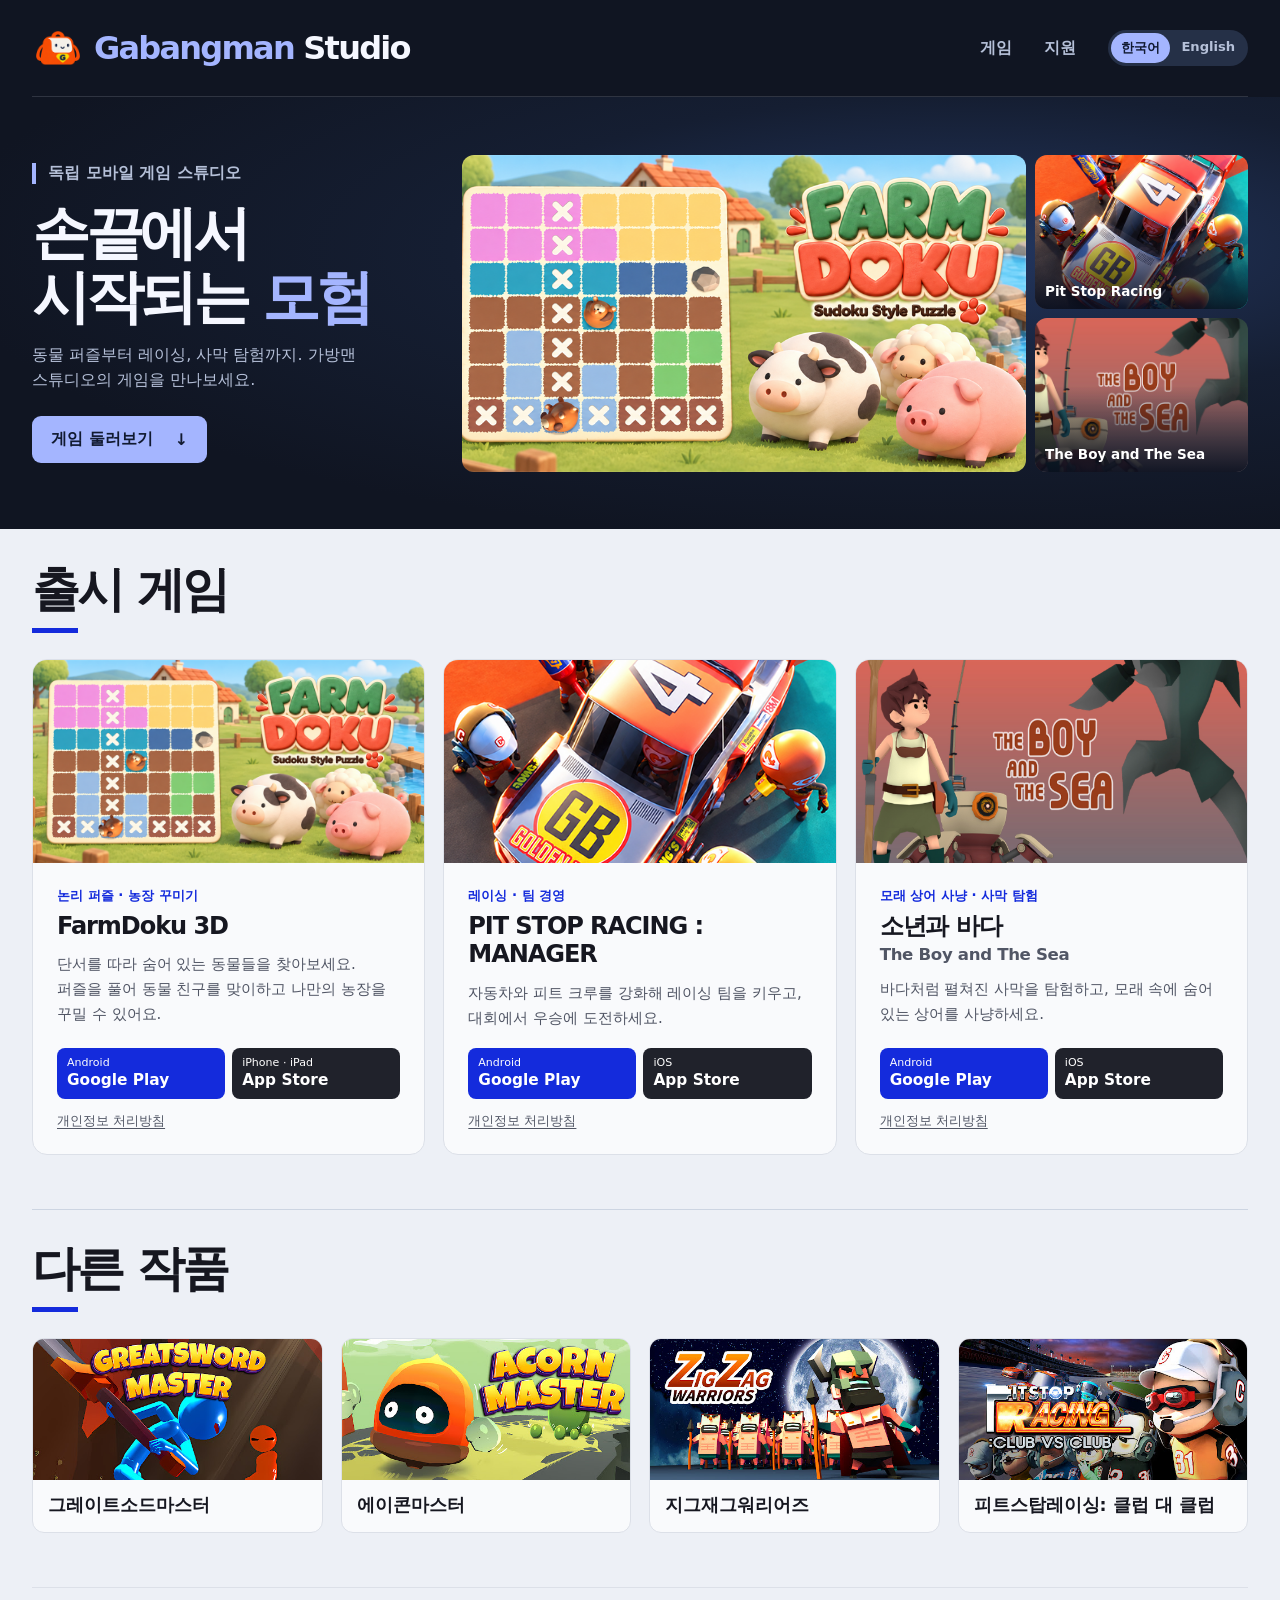
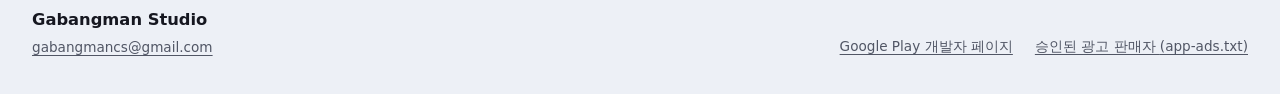
<file: index.html>
<!doctype html>
<html lang="ko">
<head>
  <meta charset="utf-8">
  <meta name="viewport" content="width=device-width, initial-scale=1">
  <meta name="description" content="가방맨 스튜디오의 모바일 게임을 만나보세요. FarmDoku 3D, 피트스탑레이싱: 매니저, 소년과 바다.">
  <meta name="theme-color" content="#101522">
  <meta property="og:title" content="Gabangman Studio">
  <meta property="og:description" content="손끝에서 시작되는 모험. 가방맨 스튜디오의 모바일 게임을 만나보세요.">
  <meta property="og:url" content="https://gabangman.github.io/">
  <meta property="og:image" content="https://gabangman.github.io/images/farmdoku.png">
  <link rel="alternate" hreflang="ko" href="https://gabangman.github.io/">
  <link rel="alternate" hreflang="en" href="https://gabangman.github.io/en/">
  <title>Gabangman Studio</title>
  <link rel="icon" type="image/png" sizes="32x32" href="/images/studio-shortcut-32.png">
  <link rel="manifest" href="/site.webmanifest">
  <link rel="stylesheet" href="styles.css">
</head>
<body>
  <a class="skip" href="#main">본문 바로가기</a>
  <div class="header-band">
    <header class="shell site-header">
      <a class="wordmark" href="./">
        <img class="brand-icon" src="images/gabangman-studio-icon.png" width="256" height="256" alt="">
        <span class="brand-name"><span>Gabangman</span> Studio</span>
      </a>
      <div class="header-actions">
        <nav class="site-nav" aria-label="주 메뉴">
          <a href="#games">게임</a>
          <a href="#support">지원</a>
        </nav>
        <nav class="language" aria-label="언어">
          <a href="./" hreflang="ko" lang="ko" aria-current="page">한국어</a>
          <a href="en/" hreflang="en" lang="en">English</a>
        </nav>
      </div>
    </header>
  </div>
  <main id="main">
    <section class="hero-band" aria-labelledby="hero-title">
      <div class="shell hero">
        <div class="hero-copy">
          <p class="eyebrow">독립 모바일 게임 스튜디오</p>
          <h1 id="hero-title">손끝에서<br>시작되는 <em>모험</em></h1>
          <p class="hero-description">동물 퍼즐부터 레이싱, 사막 탐험까지. 가방맨 스튜디오의 게임을 만나보세요.</p>
          <a class="primary" href="#games">게임 둘러보기 <span aria-hidden="true">↓</span></a>
        </div>
        <div class="hero-gallery">
          <a class="hero-feature" href="#farmdoku" aria-label="FarmDoku 3D">
            <img class="hero-art" src="images/farmdoku.png" width="1024" height="500" fetchpriority="high" alt="알록달록한 퍼즐판과 둥근 동물들이 있는 FarmDoku 3D 농장">
          </a>
          <a class="hero-tile" href="#pit-stop-racing" aria-label="Pit Stop Racing: Manager">
            <img class="racing" src="images/pit-stop-racing.png" width="512" height="512" alt="">
            <span>Pit Stop Racing</span>
          </a>
          <a class="hero-tile" href="#the-boy-and-the-sea" aria-label="The Boy and The Sea">
            <img class="sea" src="images/the-boy-and-the-sea.png" width="1321" height="652" alt="">
            <span>The Boy and The Sea</span>
          </a>
        </div>
      </div>
    </section>
    <section class="shell games" id="games" aria-labelledby="games-title">
      <h2 id="games-title">출시 게임</h2>
      <div class="game-grid">
        <article class="game" id="farmdoku">
          <img class="game-art farm" src="images/farmdoku.png" width="1024" height="500" loading="lazy" alt="FarmDoku 3D의 동물 찾기 퍼즐과 농장">
          <div class="game-copy">
            <p class="genre">논리 퍼즐 · 농장 꾸미기</p>
            <h3>FarmDoku 3D</h3>
            <p class="description">단서를 따라 숨어 있는 동물들을 찾아보세요. 퍼즐을 풀어 동물 친구를 맞이하고 나만의 농장을 꾸밀 수 있어요.</p>
            <div class="stores" aria-label="FarmDoku 3D 다운로드">
              <a class="store play" href="https://play.google.com/store/apps/details?id=com.gabangmanstudio.farmdoku" aria-label="FarmDoku 3D Google Play"><small>Android</small><strong>Google Play</strong></a>
              <a class="store apple" href="https://apps.apple.com/app/id6829383955" aria-label="FarmDoku 3D App Store"><small>iPhone · iPad</small><strong>App Store</strong></a>
            </div>
            <a class="policy" href="https://sites.google.com/view/farmdoku-privacy-policy">개인정보 처리방침</a>
          </div>
        </article>
        <article class="game" id="pit-stop-racing">
          <img class="game-art racing" src="images/pit-stop-racing.png" width="512" height="512" loading="lazy" alt="피트스탑레이싱 영문 스토어 대표 이미지의 경주차와 피트 크루">
          <div class="game-copy">
            <p class="genre">레이싱 · 팀 경영</p>
            <h3>PIT STOP RACING : MANAGER</h3>
            <p class="description">자동차와 피트 크루를 강화해 레이싱 팀을 키우고, 대회에서 우승에 도전하세요.</p>
            <div class="stores" aria-label="피트스탑레이싱 다운로드">
              <a class="store play" href="https://play.google.com/store/apps/details?id=com.gabangmanstudio.psrmanager" aria-label="피트스탑레이싱 Google Play"><small>Android</small><strong>Google Play</strong></a>
              <a class="store apple" href="https://apps.apple.com/app/id1246080229" aria-label="피트스탑레이싱 App Store"><small>iOS</small><strong>App Store</strong></a>
            </div>
            <a class="policy" href="https://sites.google.com/view/psr-manager-privacy">개인정보 처리방침</a>
          </div>
        </article>
        <article class="game" id="the-boy-and-the-sea">
          <img class="game-art sea" src="images/the-boy-and-the-sea.png" width="1321" height="652" loading="lazy" alt="영문 제목과 거대한 상어가 있는 The Boy and The Sea 포스터">
          <div class="game-copy">
            <p class="genre">모래 상어 사냥 · 사막 탐험</p>
            <h3>소년과 바다<span class="english-title" lang="en">The Boy and The Sea</span></h3>
            <p class="description">바다처럼 펼쳐진 사막을 탐험하고, 모래 속에 숨어 있는 상어를 사냥하세요.</p>
            <div class="stores" aria-label="소년과 바다 다운로드">
              <a class="store play" href="https://play.google.com/store/apps/details?id=com.Gabangman.SandShark" aria-label="소년과 바다 Google Play"><small>Android</small><strong>Google Play</strong></a>
              <a class="store apple" href="https://apps.apple.com/app/id1565817531" aria-label="소년과 바다 App Store"><small>iOS</small><strong>App Store</strong></a>
            </div>
            <a class="policy" href="https://sites.google.com/view/the-boy-and-the-sea-privacy">개인정보 처리방침</a>
          </div>
        </article>
      </div>
    </section>
    <section class="shell archive" aria-labelledby="archive-title">
      <h2 id="archive-title">다른 작품</h2>
      <div class="archive-grid">
        <article class="archive-game">
          <img src="images/greatsword-master.jpg" width="512" height="250" loading="lazy" alt="">
          <h3>그레이트소드마스터</h3>
        </article>
        <article class="archive-game">
          <img src="images/acorn-master.jpg" width="512" height="250" loading="lazy" alt="">
          <h3>에이콘마스터</h3>
        </article>
        <article class="archive-game">
          <img src="images/zigzag-warriors.jpg" width="512" height="250" loading="lazy" alt="">
          <h3>지그재그워리어즈</h3>
        </article>
        <article class="archive-game">
          <img src="images/pit-stop-racing-club.jpg" width="512" height="250" loading="lazy" alt="">
          <h3>피트스탑레이싱: 클럽 대 클럽</h3>
        </article>
      </div>
    </section>
  </main>
  <footer class="shell site-footer" id="support">
    <div>
      <h2>Gabangman Studio</h2>
      <a href="mailto:gabangmancs@gmail.com">gabangmancs@gmail.com</a>
    </div>
    <nav aria-label="스튜디오 지원">
      <a href="https://play.google.com/store/apps/dev?id=7177664550778163232">Google Play 개발자 페이지</a>
      <a href="/app-ads.txt">승인된 광고 판매자 <span lang="en">(app-ads.txt)</span></a>
    </nav>
  </footer>
</body>
</html>
</file>
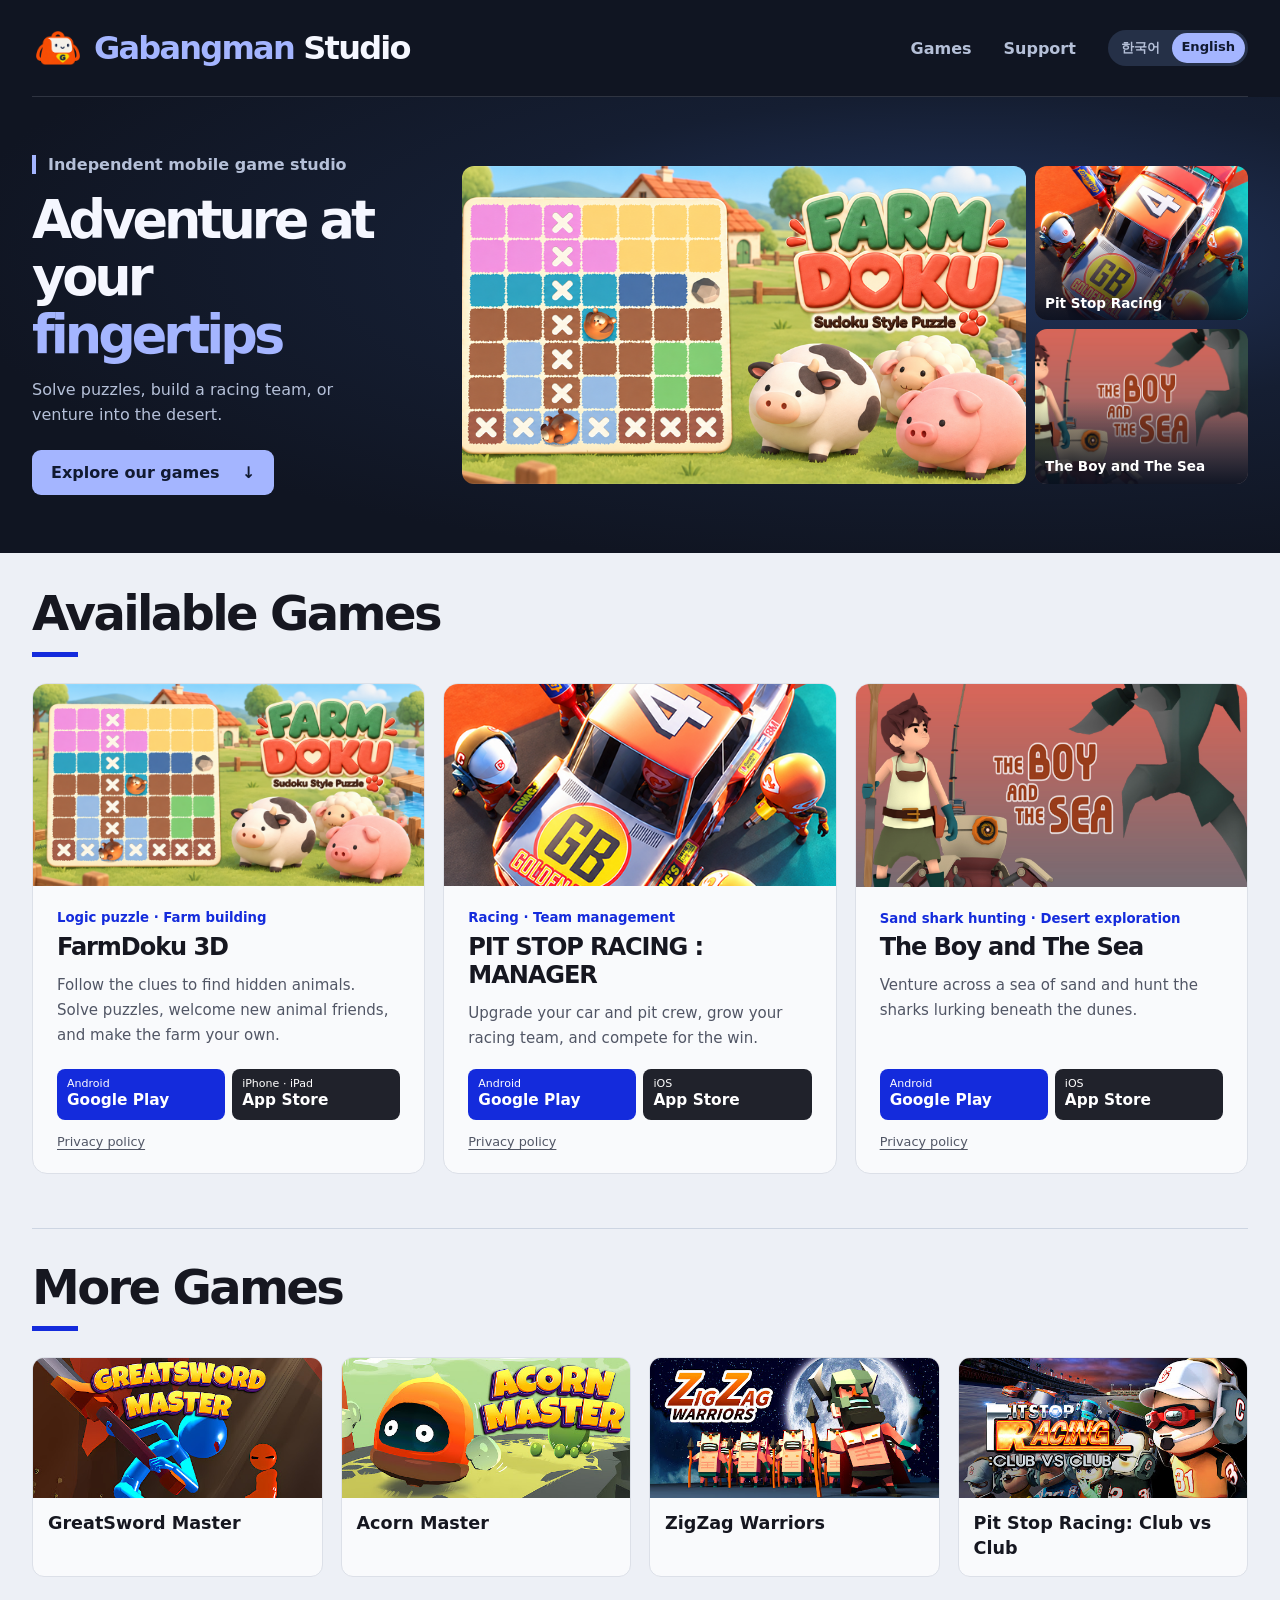
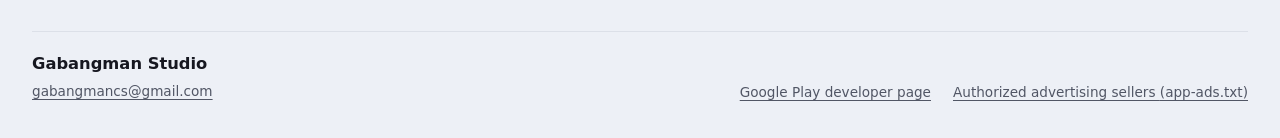
<file: en/index.html>
<!doctype html>
<html lang="en">
<head>
  <meta charset="utf-8">
  <meta name="viewport" content="width=device-width, initial-scale=1">
  <meta name="description" content="Explore Gabangman Studio games: FarmDoku 3D, Pit Stop Racing: Manager, and The Boy and The Sea.">
  <meta name="theme-color" content="#101522">
  <meta property="og:title" content="Gabangman Studio">
  <meta property="og:description" content="Adventure at your fingertips. Explore mobile games by Gabangman Studio.">
  <meta property="og:url" content="https://gabangman.github.io/en/">
  <meta property="og:image" content="https://gabangman.github.io/images/farmdoku.png">
  <link rel="alternate" hreflang="ko" href="https://gabangman.github.io/">
  <link rel="alternate" hreflang="en" href="https://gabangman.github.io/en/">
  <title>Gabangman Studio</title>
  <link rel="icon" type="image/png" sizes="32x32" href="/images/studio-shortcut-32.png">
  <link rel="manifest" href="/site.webmanifest">
  <link rel="stylesheet" href="../styles.css">
</head>
<body>
  <a class="skip" href="#main">Skip to content</a>
  <div class="header-band">
    <header class="shell site-header">
      <a class="wordmark" href="./">
        <img class="brand-icon" src="../images/gabangman-studio-icon.png" width="256" height="256" alt="">
        <span class="brand-name"><span>Gabangman</span> Studio</span>
      </a>
      <div class="header-actions">
        <nav class="site-nav" aria-label="Main navigation">
          <a href="#games">Games</a>
          <a href="#support">Support</a>
        </nav>
        <nav class="language" aria-label="Language">
          <a href="../" hreflang="ko" lang="ko">한국어</a>
          <a href="./" hreflang="en" lang="en" aria-current="page">English</a>
        </nav>
      </div>
    </header>
  </div>
  <main id="main">
    <section class="hero-band" aria-labelledby="hero-title">
      <div class="shell hero">
        <div class="hero-copy">
          <p class="eyebrow">Independent mobile game studio</p>
          <h1 id="hero-title">Adventure at<br>your <em>fingertips</em></h1>
          <p class="hero-description">Solve puzzles, build a racing team, or venture into the desert.</p>
          <a class="primary" href="#games">Explore our games <span aria-hidden="true">↓</span></a>
        </div>
        <div class="hero-gallery">
          <a class="hero-feature" href="#farmdoku" aria-label="FarmDoku 3D">
            <img class="hero-art" src="../images/farmdoku.png" width="1024" height="500" fetchpriority="high" alt="A colorful puzzle board and round animals on a FarmDoku 3D farm">
          </a>
          <a class="hero-tile" href="#pit-stop-racing" aria-label="Pit Stop Racing: Manager">
            <img class="racing" src="../images/pit-stop-racing.png" width="512" height="512" alt="">
            <span>Pit Stop Racing</span>
          </a>
          <a class="hero-tile" href="#the-boy-and-the-sea" aria-label="The Boy and The Sea">
            <img class="sea" src="../images/the-boy-and-the-sea.png" width="1321" height="652" alt="">
            <span>The Boy and The Sea</span>
          </a>
        </div>
      </div>
    </section>
    <section class="shell games" id="games" aria-labelledby="games-title">
      <h2 id="games-title">Available Games</h2>
      <div class="game-grid">
        <article class="game" id="farmdoku">
          <img class="game-art farm" src="../images/farmdoku.png" width="1024" height="500" loading="lazy" alt="FarmDoku 3D puzzle and farm artwork">
          <div class="game-copy">
            <p class="genre">Logic puzzle · Farm building</p>
            <h3>FarmDoku 3D</h3>
            <p class="description">Follow the clues to find hidden animals. Solve puzzles, welcome new animal friends, and make the farm your own.</p>
            <div class="stores" aria-label="Download FarmDoku 3D">
              <a class="store play" href="https://play.google.com/store/apps/details?id=com.gabangmanstudio.farmdoku" aria-label="FarmDoku 3D Google Play"><small>Android</small><strong>Google Play</strong></a>
              <a class="store apple" href="https://apps.apple.com/app/id6829383955" aria-label="FarmDoku 3D App Store"><small>iPhone · iPad</small><strong>App Store</strong></a>
            </div>
            <a class="policy" href="https://sites.google.com/view/farmdoku-privacy-policy">Privacy policy</a>
          </div>
        </article>
        <article class="game" id="pit-stop-racing">
          <img class="game-art racing" src="../images/pit-stop-racing.png" width="512" height="512" loading="lazy" alt="Race car and pit crew in the official Pit Stop Racing store artwork">
          <div class="game-copy">
            <p class="genre">Racing · Team management</p>
            <h3>PIT STOP RACING : MANAGER</h3>
            <p class="description">Upgrade your car and pit crew, grow your racing team, and compete for the win.</p>
            <div class="stores" aria-label="Download Pit Stop Racing: Manager">
              <a class="store play" href="https://play.google.com/store/apps/details?id=com.gabangmanstudio.psrmanager" aria-label="Pit Stop Racing: Manager on Google Play"><small>Android</small><strong>Google Play</strong></a>
              <a class="store apple" href="https://apps.apple.com/app/id1246080229" aria-label="Pit Stop Racing: Manager on the App Store"><small>iOS</small><strong>App Store</strong></a>
            </div>
            <a class="policy" href="https://sites.google.com/view/psr-manager-privacy">Privacy policy</a>
          </div>
        </article>
        <article class="game" id="the-boy-and-the-sea">
          <img class="game-art sea" src="../images/the-boy-and-the-sea.png" width="1321" height="652" loading="lazy" alt="English poster for The Boy and The Sea featuring a giant shark">
          <div class="game-copy">
            <p class="genre">Sand shark hunting · Desert exploration</p>
            <h3>The Boy and The Sea</h3>
            <p class="description">Venture across a sea of sand and hunt the sharks lurking beneath the dunes.</p>
            <div class="stores" aria-label="Download The Boy and The Sea">
              <a class="store play" href="https://play.google.com/store/apps/details?id=com.Gabangman.SandShark" aria-label="The Boy and The Sea on Google Play"><small>Android</small><strong>Google Play</strong></a>
              <a class="store apple" href="https://apps.apple.com/app/id1565817531" aria-label="The Boy and The Sea on the App Store"><small>iOS</small><strong>App Store</strong></a>
            </div>
            <a class="policy" href="https://sites.google.com/view/the-boy-and-the-sea-privacy">Privacy policy</a>
          </div>
        </article>
      </div>
    </section>
    <section class="shell archive" aria-labelledby="archive-title">
      <h2 id="archive-title">More Games</h2>
      <div class="archive-grid">
        <article class="archive-game">
          <img src="../images/greatsword-master.jpg" width="512" height="250" loading="lazy" alt="">
          <h3>GreatSword Master</h3>
        </article>
        <article class="archive-game">
          <img src="../images/acorn-master.jpg" width="512" height="250" loading="lazy" alt="">
          <h3>Acorn Master</h3>
        </article>
        <article class="archive-game">
          <img src="../images/zigzag-warriors.jpg" width="512" height="250" loading="lazy" alt="">
          <h3>ZigZag Warriors</h3>
        </article>
        <article class="archive-game">
          <img src="../images/pit-stop-racing-club.jpg" width="512" height="250" loading="lazy" alt="">
          <h3>Pit Stop Racing: Club vs Club</h3>
        </article>
      </div>
    </section>
  </main>
  <footer class="shell site-footer" id="support">
    <div>
      <h2>Gabangman Studio</h2>
      <a href="mailto:gabangmancs@gmail.com">gabangmancs@gmail.com</a>
    </div>
    <nav aria-label="Studio support">
      <a href="https://play.google.com/store/apps/dev?id=7177664550778163232">Google Play developer page</a>
      <a href="/app-ads.txt">Authorized advertising sellers <span lang="en">(app-ads.txt)</span></a>
    </nav>
  </footer>
</body>
</html>
</file>
<file: styles.css>
:root {
  color-scheme: light;
  --ink: #161720;
  --muted: #515665;
  --blue: #142bdc;
  --line: #dce0e8;
  font-family: "Pretendard", "Noto Sans KR", "Malgun Gothic", system-ui, sans-serif;
  color: var(--ink);
  background: #edf0f6;
  scroll-behavior: smooth;
}
*, *::before, *::after { box-sizing: border-box; }
body { margin: 0; }
a { color: inherit; }
a:focus-visible { outline: 3px solid var(--blue); outline-offset: 4px; }
img { display: block; max-width: 100%; }
.shell { width: min(100% - 64px, 1320px); margin-inline: auto; }
.skip { position: absolute; left: 12px; top: 10px; transform: translateY(-160%); background: white; padding: .7em 1em; z-index: 1; }
.skip:focus { transform: none; }
.header-band, .hero-band {
  --stage-ink: #f5f7ff;
  --stage-muted: #b5c0d8;
  --stage-accent: #a4b5ff;
  background: #101522;
  color: var(--stage-ink);
}
.hero-band {
  background: radial-gradient(ellipse at 76% 35%, #23365f 0%, #151e32 38%, #101522 75%);
}
.header-band a:focus-visible, .hero-band a:focus-visible { outline-color: var(--stage-accent); }
.site-header { display: flex; justify-content: space-between; align-items: center; gap: 18px; padding-block: 22px; border-bottom: 1px solid #e5edff24; }
.wordmark { display: inline-flex; align-items: center; gap: clamp(4px, 1vw, 10px); font-size: clamp(1.16rem, 2.5vw, 2rem); font-weight: 900; letter-spacing: -.055em; text-decoration: none; white-space: nowrap; }
.brand-name > span { color: var(--stage-accent); }
.brand-icon { display: block; width: clamp(30px, 4.3vw, 52px); height: auto; flex: none; }
.header-actions, .site-nav { display: flex; align-items: center; gap: clamp(14px, 2.5vw, 34px); }
.site-header nav a { font-weight: 800; text-decoration: none; color: var(--stage-muted); white-space: nowrap; }
.language { display: flex; gap: 2px; padding: 3px; background: #253047; border-radius: 999px; }
.language a { display: block; padding: .44em .75em; font-size: .82rem; border-radius: 999px; }
.language a[aria-current="page"] { background: var(--stage-accent); color: #111a31; }
.site-header nav a:not([aria-current]):hover { color: white; }
.policy:hover, .site-footer a:hover { color: var(--blue); }
.hero { display: grid; grid-template-columns: minmax(0, .77fr) minmax(0, 1.6fr); gap: clamp(22px, 4vw, 60px); align-items: center; padding-block: clamp(28px, 4.5vw, 64px); }
.eyebrow { border-left: 4px solid var(--stage-accent); color: var(--stage-muted); padding-left: 12px; font-size: clamp(.8rem, 1.45vw, 1rem); font-weight: 800; margin: 0 0 17px; }
h1 { font-size: clamp(2.22rem, 4.55vw, 4.5rem); line-height: 1.1; letter-spacing: -.076em; word-break: keep-all; margin: 0 0 14px; font-weight: 900; }
html[lang="en"] h1 { font-size: clamp(2.22rem, 4.1vw, 4.05rem); }
h1 em { font-style: normal; color: var(--stage-accent); }
.hero-description { margin: 0 0 23px; max-width: 34ch; color: var(--stage-muted); line-height: 1.55; word-break: keep-all; }
.primary { display: inline-flex; align-items: center; gap: 22px; padding: 13px 19px; border-radius: 9px; text-decoration: none; background: var(--stage-accent); color: #111a31; font-weight: 800; }
.primary:hover { background: #c0ccff; }
.hero-gallery { display: grid; grid-template: repeat(2, minmax(0, 1fr)) / minmax(0, 2.65fr) minmax(0, 1fr); gap: 9px; aspect-ratio: 2.48; }
.hero-gallery a { display: block; position: relative; isolation: isolate; border-radius: 12px; overflow: hidden; background: #202b43; text-decoration: none; }
.hero-gallery img { width: 100%; height: 100%; object-fit: cover; transition: transform .25s ease; }
.hero-gallery a:hover img { transform: scale(1.03); }
.hero-feature { grid-row: span 2; }
.hero-tile::after { content: ""; position: absolute; inset: 0; background: linear-gradient(transparent 44%, #090e1de8); }
.hero-tile span { position: absolute; z-index: 1; inset: auto 10px 9px; font-size: clamp(.72rem, 1.06vw, .94rem); line-height: 1.15; font-weight: 800; color: white; }
.games { padding-block: 34px 54px; }
.games h2, .archive h2 { margin: 0 0 26px; font-size: clamp(1.95rem, 3.8vw, 3rem); line-height: 1.1; letter-spacing: -.055em; }
.games h2::after, .archive h2::after { content: ""; display: block; width: 46px; height: 5px; background: var(--blue); margin-top: 12px; }
.game-grid { display: grid; grid-template-columns: repeat(3, minmax(0, 1fr)); gap: 18px; }
.game { border: 1px solid var(--line); border-radius: 15px; overflow: hidden; min-width: 0; display: flex; flex-direction: column; background: #f9fafc; }
.game-art { width: 100%; height: auto; aspect-ratio: 1.93; object-fit: cover; }
.racing { object-position: center 49%; }
.game-copy { display: flex; flex-direction: column; flex: 1; padding: clamp(15px, 2vw, 24px); }
.genre { margin: 0 0 .45rem; font-size: .83rem; color: var(--blue); font-weight: 800; }
.game h3 { font-size: clamp(1.12rem, 1.88vw, 1.72rem); line-height: 1.18; letter-spacing: -.045em; margin: 0; }
.english-title { display: block; margin-top: .3em; font-size: .69em; letter-spacing: -.02em; color: var(--muted); }
.description { margin: 12px 0 18px; color: var(--muted); line-height: 1.65; font-size: .94rem; word-break: keep-all; }
.stores { margin-top: auto; display: grid; grid-template-columns: repeat(2, minmax(0, 1fr)); gap: 7px; }
.store { padding: 8px 10px; border-radius: 8px; text-decoration: none; display: flex; flex-direction: column; justify-content: center; min-height: 50px; }
.store small { font-size: .69rem; line-height: 1.2; }
.store strong { font-size: clamp(.77rem, 1.2vw, .98rem); line-height: 1.4; }
.play { background: var(--blue); color: #fff; }
.play:hover { background: #1021ac; }
.apple { background: #20222b; color: #fff; }
.apple:hover { background: #343745; }
.policy { align-self: flex-start; margin-top: 14px; font-size: .8rem; color: var(--muted); text-underline-offset: 3px; }
.archive { padding-block: 32px 54px; border-top: 1px solid #cdd5e2; }
.archive-grid { display: grid; grid-template-columns: repeat(4, minmax(0, 1fr)); gap: 18px; }
.archive-game { min-width: 0; border: 1px solid var(--line); border-radius: 12px; overflow: hidden; background: #f9fafc; }
.archive-game img { width: 100%; height: auto; aspect-ratio: 1024 / 500; }
.archive-game h3 { margin: 0; padding: 13px 15px 15px; font-size: clamp(.9rem, 1.45vw, 1.1rem); line-height: 1.4; word-break: keep-all; }
.site-footer { display: flex; justify-content: space-between; gap: 20px; align-items: end; padding-block: 22px 38px; border-top: 1px solid var(--line); color: var(--muted); }
.site-footer h2 { font-size: 1.02rem; margin: 0 0 8px; color: var(--ink); }
.site-footer a { font-size: .85rem; text-underline-offset: 3px; }
.site-footer nav { display: flex; gap: 10px 22px; flex-wrap: wrap; }
@media (max-width: 840px) {
  .shell { width: calc(100% - 36px); }
  .hero { grid-template-columns: 1fr; gap: 25px; }
  h1 { font-size: clamp(2.55rem, 7.5vw, 4.4rem); }
  .game-grid, .archive-grid { grid-template-columns: repeat(2, minmax(0, 1fr)); }
}
@media (max-width: 560px) {
  .site-header { padding-block: 14px; gap: 10px; }
  .site-nav { display: none; }
  .language a { font-size: .77rem; }
  .wordmark { font-size: clamp(.98rem, 3.4vw, 1.16rem); }
  .hero-gallery { grid-template: auto auto / repeat(2, minmax(0, 1fr)); aspect-ratio: auto; }
  .hero-feature { grid-row: auto; grid-column: span 2; aspect-ratio: 2.048; }
  .hero-tile { aspect-ratio: 2.05; }
  .game-grid { grid-template-columns: 1fr; gap: 15px; }
  .archive-grid { gap: 12px; }
  .game h3 { font-size: 1.45rem; }
  .site-footer { align-items: start; flex-direction: column; }
}
@media (max-width: 360px) {
  .site-header { width: calc(100% - 24px); gap: 6px; }
  .wordmark { font-size: .92rem; }
  .brand-icon { width: 26px; }
  .language a { padding-inline: .45em; }
}
@media (prefers-reduced-motion: reduce) { :root { scroll-behavior: auto; } .hero-gallery img { transition: none; } }
</file>
